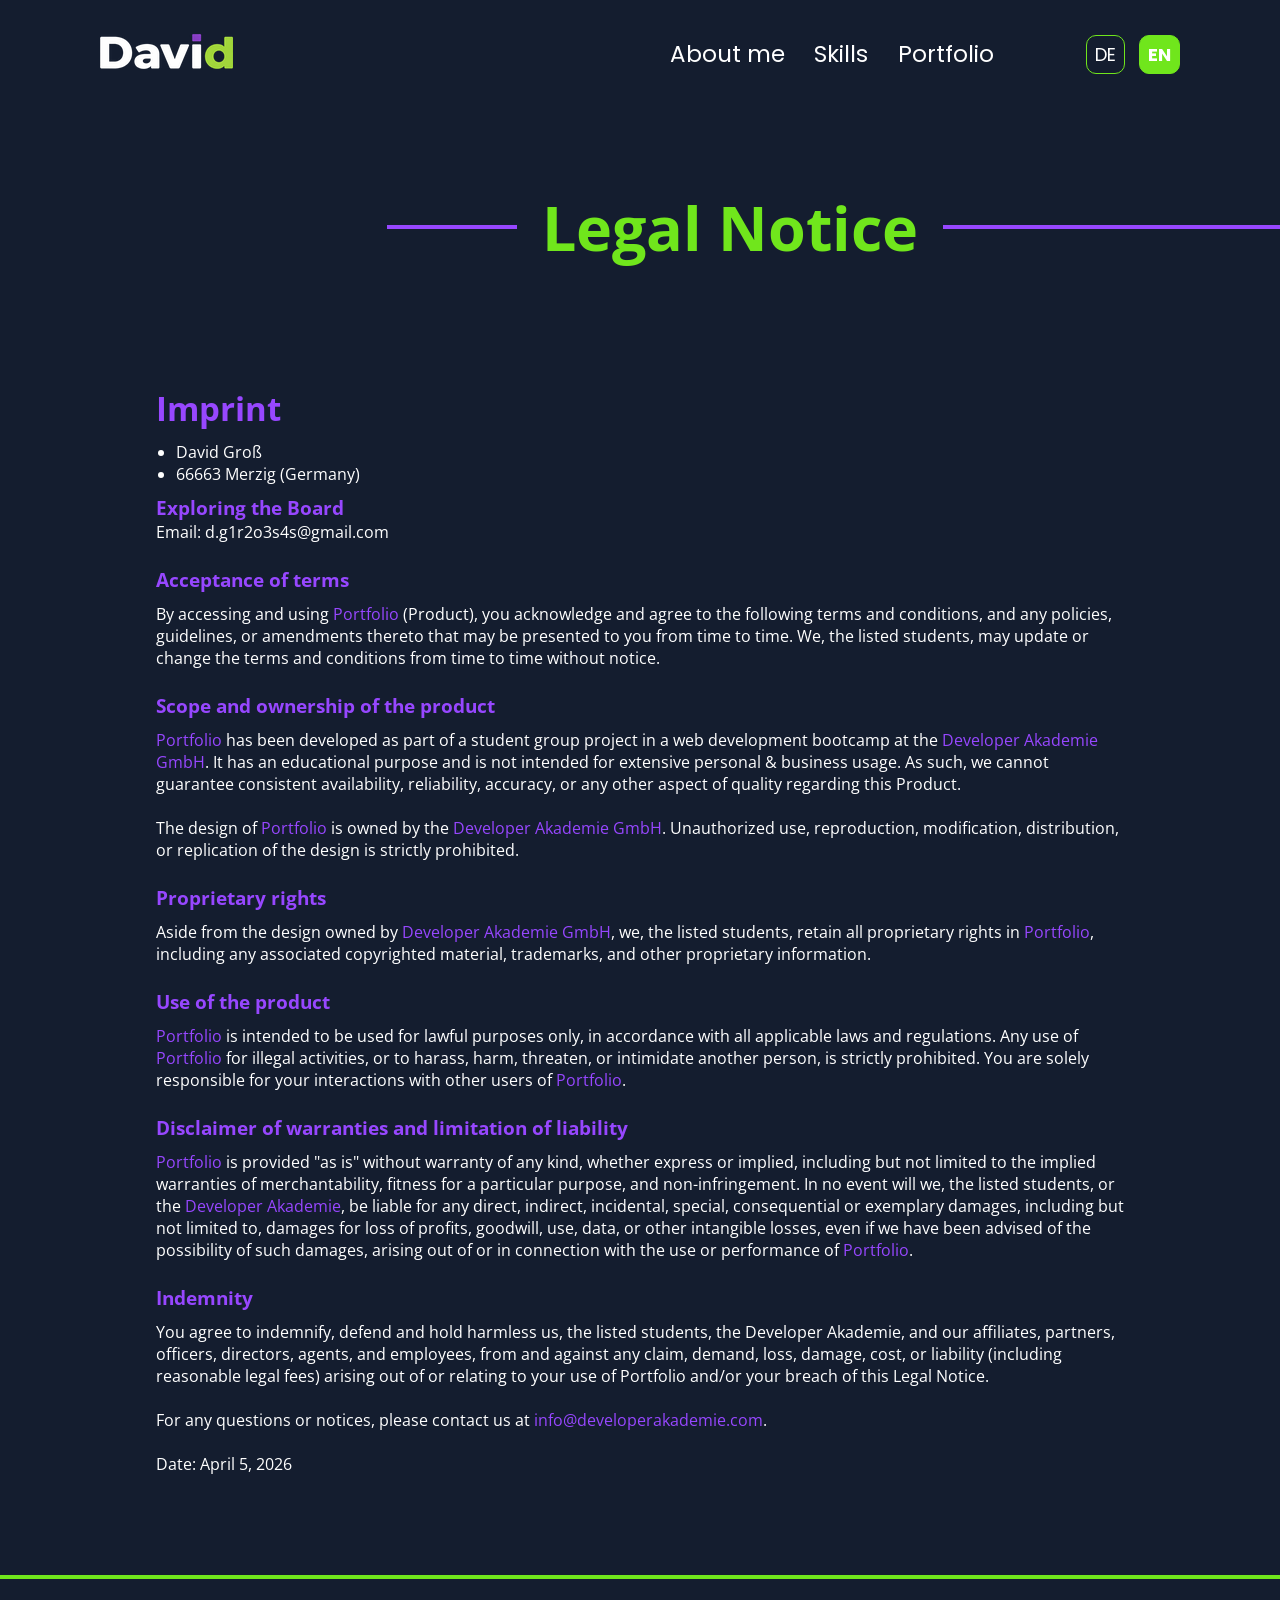
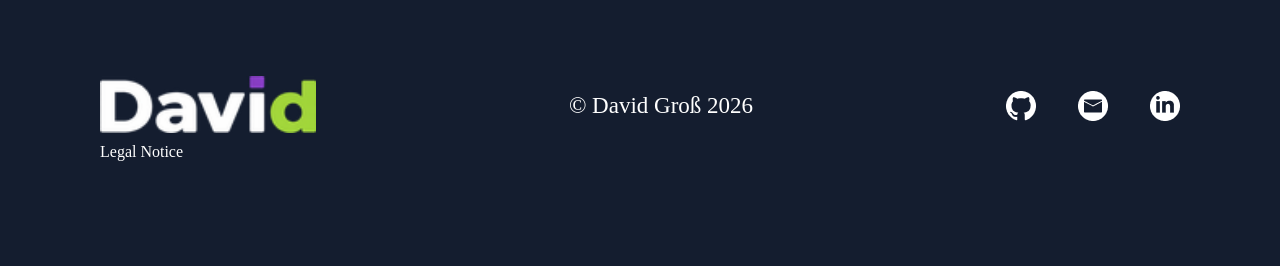
<file: legal_notice.html>
<!DOCTYPE html>
<html lang="en">

<head>
    <meta charset="UTF-8">
    <meta name="viewport" content="width=device-width, initial-scale=1.0">

    <title>Legal Notice</title>
    <link rel="stylesheet" href="./styles/legal_notice.css">
    <link rel="icon" type="image/x-icon" href="./assets/img/david-hero.png">
</head>

<body onload="legalNoticeInit()">
    <section id="overlay" class="overlay d_none">
        <div class="overlay-card">
            <header class="overlay-header">
                <a href="./index.html#landing_section" title="back to main page landing section"><img src="./assets/img/david.png" alt="my Name"></a>
                <button id="close_overlay" class="main-nav-burger-menu-btn" aria-label="switch to close overlay">
                    <svg width="35" height="32" viewBox="0 0 35 32" fill="none">
                        <path d="M7 5.00024L27.6506 26.7615" stroke="white" stroke-width="2" stroke-linecap="round" />
                        <path d="M7 27L27.46 5.05939" stroke="white" stroke-width="2" stroke-linecap="round" />
                    </svg>
                </button>
            </header>
            <div class="overlay-turn-device-card">
                <p data-i18n="overlay.turnMsg"></p>
            </div>
            <section class="overlay-menu-body">
                <nav class="overlay-nav">
                    <div class="overlay-nav-menu-links">
                        <div class="overlay-nav-menu-links-highlight-div">
                            <a data-i18n="nav.about_me" href="./index.html#about_me" title="back to main page about-me section"></a>
                            <div class="overlay-nav-menu-links-highlight"></div>
                        </div>
                        <div class="overlay-nav-menu-links-highlight-div">
                            <a data-i18n="nav.skills" href="./index.html#skills" title="back to main page skills section"></a>
                            <div class="overlay-nav-menu-links-highlight"></div>
                        </div>
                        <div class="overlay-nav-menu-links-highlight-div">
                            <a href="./index.html#portfolio" title="back to main page portfolio section">Portfolio</a>
                            <div class="overlay-nav-menu-links-highlight"></div>
                        </div>
                        <div class="overlay-nav-menu-links-highlight-div">
                            <a data-i18n="nav.contact" href="./index.html#contact_section" title="back to main page contact section"></a>
                            <div class="overlay-nav-menu-links-highlight"></div>
                        </div>
                    </div>
                    <div class="overlay-nav-btns">
                        <button id="language_ln_de_mobile" aria-label="Sprache auf Deutsch wechseln">DE</button>
                        <p>/</p>
                        <button id="language_ln_en_mobile" aria-label="Switch language to English">EN</button>
                    </div>
                </nav>
            </section>
        </div>
    </section>
    <main class="document-main">
        <nav class="main-nav">
            <div class="main-nav-content-limit">
                <a id="nav_to_Landing_section" href="./index.html#landing_section" title="back to main page landing section"><img src="./assets/img/david.png"
                        alt="my Name"></a>
                <section class="main-nav-menu">
                    <div class="main-nav-menu-links">
                        <div class="main-nav-menu-links-highlight-div">
                            <a data-i18n="nav.about_me" href="./index.html#about_me" title="back to main page about-me section"></a>
                            <div class="main-nav-menu-links-highlight"></div>
                        </div>
                        <div class="main-nav-menu-links-highlight-div">
                            <a data-i18n="nav.skills" href="./index.html#skills" title="back to main page skills section"></a>
                            <div class="main-nav-menu-links-highlight"></div>
                        </div>
                        <div class="main-nav-menu-links-highlight-div">
                            <a href="./index.html#portfolio" title="back to main page portfolio section">Portfolio</a>
                            <div class="main-nav-menu-links-highlight"></div>
                        </div>
                    </div>
                    <div class="main-nav-btns">
                        <button id="language_ln_de" aria-label="Sprache auf Deutsch wechseln">DE</button>
                        <button id="language_ln_en" aria-label="Switch language to English">EN</button>
                    </div>
                </section>
                <button id="open_overlay" class="main-nav-burger-menu-btn" aria-label="open overlay">
                    <svg width="32" height="30" viewBox="0 0 32 30" fill="none">
                        <path d="M1 1H31" stroke="white" stroke-width="2" stroke-linecap="round" />
                        <path d="M1 15H31" stroke="white" stroke-width="2" stroke-linecap="round" />
                        <path d="M1 29H31" stroke="white" stroke-width="2" stroke-linecap="round" />
                    </svg>
                </button>
            </div>
        </nav>
        <section class="legal-notice-headline">
            <div class="legal-notice-headline-container">
                <div class="legal-notice-headline-highlight-left"></div>
                <h1 data-i18n="legNot.headline" class="legal-notice-headline-h1"></h1>
                <div class="legal-notice-headline-highlight-right"></div>
            </div>
        </section>
        <main class="legal-notice-main-content">
            <section class="legal-notice-imprint">
                <h2 class="imprint-h2" data-i18n="legNot.imprint.headline"></h2>
                <ul>
                    <li>David Groß</li>
                    <li data-i18n="legNot.imprint.location"></li>
                </ul>
                <div>
                    <h3 class="legal-notice-h3" data-i18n="legNot.explore"></h3>
                    <p>Email: d.g1r2o3s4s@gmail.com</p>
                </div>
            </section>
            <section>
                <h3 class="legal-notice-h3" data-i18n="legNot.acceptance"></h3>
                <p id="legal_notice_acceptance">

                </p>
            </section>
            <section>
                <h3 class="legal-notice-h3" data-i18n="legNot.scope"></h3>
                <p id="legal_notice_scope"></p>
            </section>
            <section>
                <h3 class="legal-notice-h3" data-i18n="legNot.proprietary"></h3>
                <p id="legal_notice_proprietary"></p>
            </section>
            <section>
                <h3 class="legal-notice-h3" data-i18n="legNot.use"></h3>
                <p id="legal_notice_use"></p>
            </section>
            <section>
                <h3 class="legal-notice-h3" data-i18n="legNot.disclaimer"></h3>
                <p id="legal_notice_disclaimer"></p>
            </section>
            <section>
                <h3 class="legal-notice-h3" data-i18n="legNot.indemnity"></h3>
                <p id="legal_notice_indemnity">

                </p>
            </section>
        </main>
        <footer class="main-footer">
            <div class="main-footer-content-limit">
                <section class="footer-section">
                    <a href="./index.html#landing_section"><img class="footer-name-img" src="./assets/img/david.png"
                            alt=""></a>
                    <p>© David Groß 2026</p>
                    <div>
                        <section class="landing-section-footer-links">
                            <a href="https://github.com/DavidGrossDev" target="_blank" title="to my Github-account"><img src="./assets/img/github-icon.png"
                                    alt="GitHub-Icon"></a>
                            <a href="mailto:d.g1r2o3s4s@gmail.com" target="_blank" title="mailto me"><img src="./assets/img/email-icon.png"
                                    alt="Email-Icon"></a>
                            <a href="https://www.linkedin.com/in/david-gro%C3%9F-b38459408/" target="_blank"><img
                                    src="./assets/img/linkedin-icon.png" alt="Linkedin-Icon" title="to my linked in"></a>
                        </section>
                    </div>
                </section>
                <div class="legal-notice-link-container">
                    <a class="legal-notice-link" href="./legal_notice.html" data-i18n="footer.legNot"></a>
                    <svg class="legal-notice-link-highlight" width="58" height="2" viewBox="0 0 58 2" fill="none">
                        <path
                            d="M1 0H0V2H1V0ZM56.5 2C57.0523 2 57.5 1.55228 57.5 1C57.5 0.447715 57.0523 0 56.5 0V2ZM1 2H56.5V0H1V2Z"
                            fill="#70E61C" />
                    </svg>
                </div>
            </div>
        </footer>
    </main>

    <script src="./scripts/templates.js"></script>
    <script src="./scripts/translations.js"></script>
    <script src="./scripts/translation_func.js"></script>
    <script src="./scripts/legal_notice.js"></script>
    <script src="./script.js"></script>
</body>

</html>
</file>
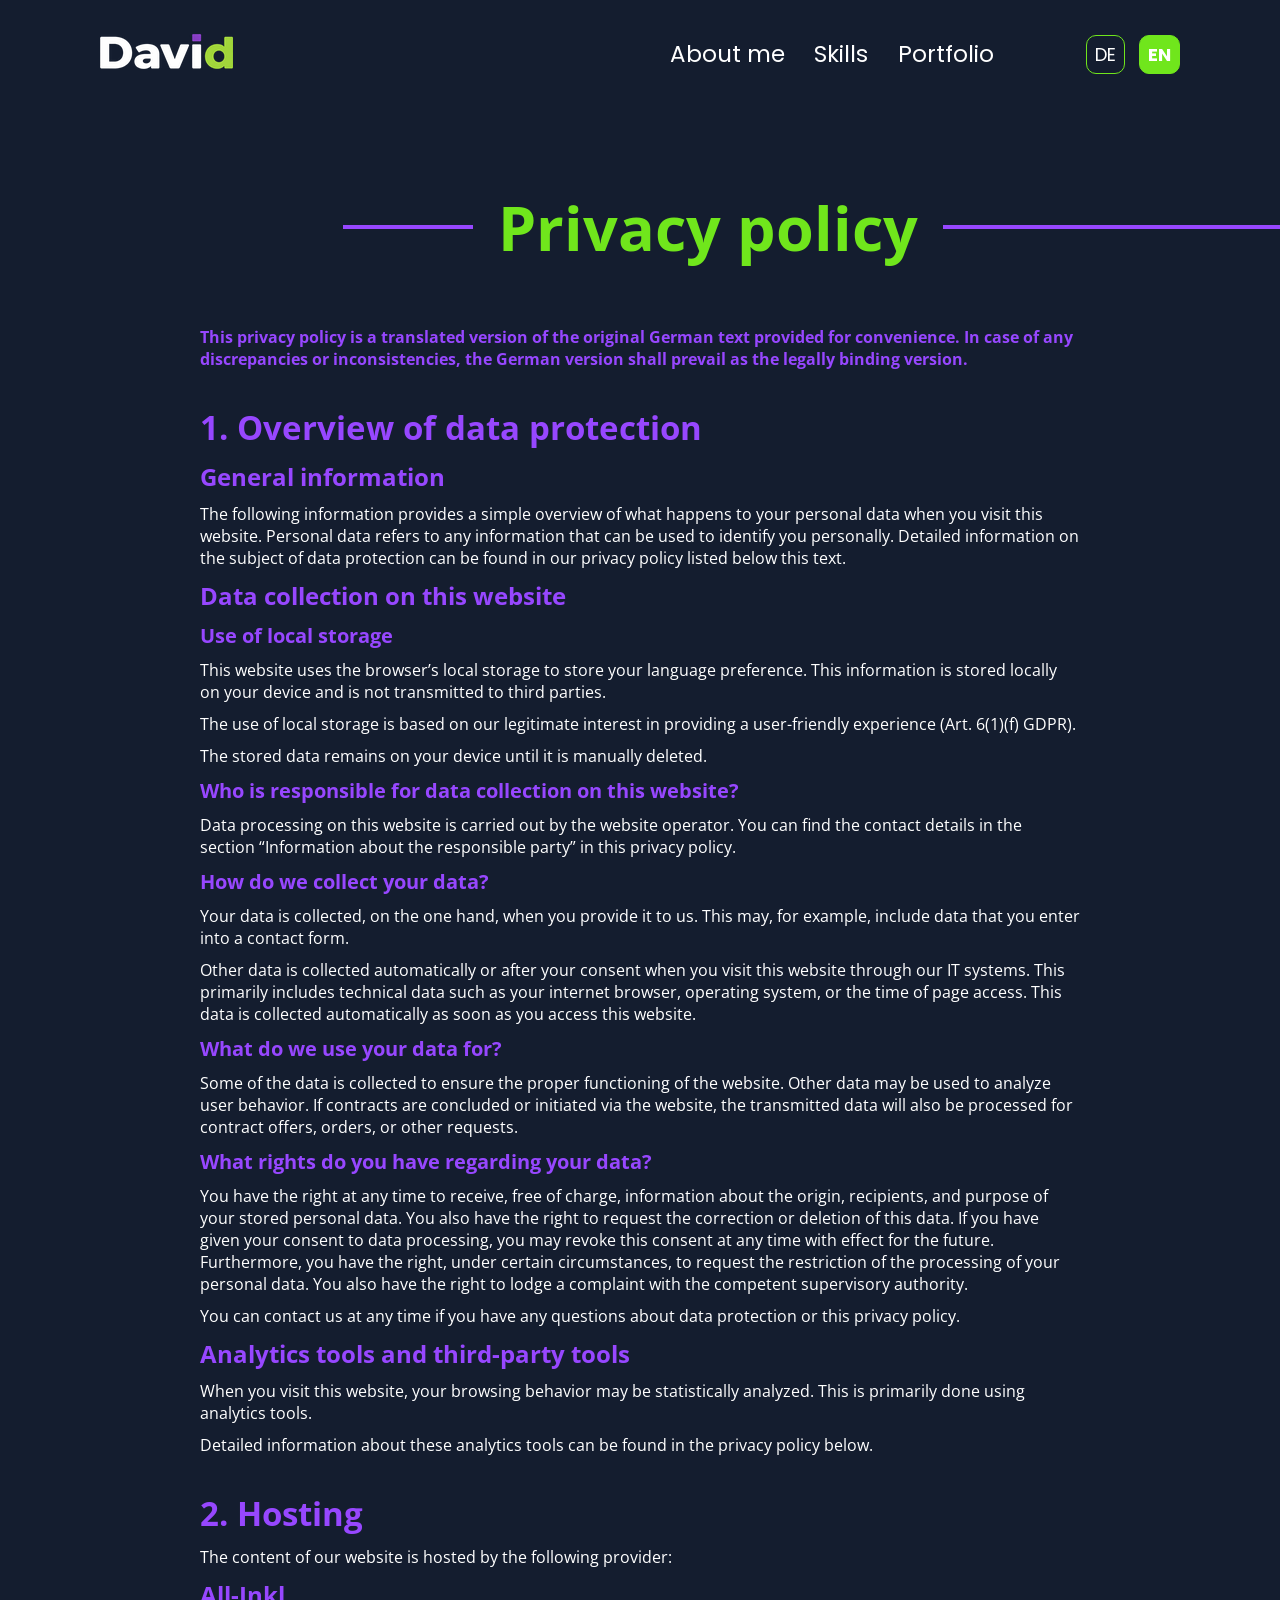
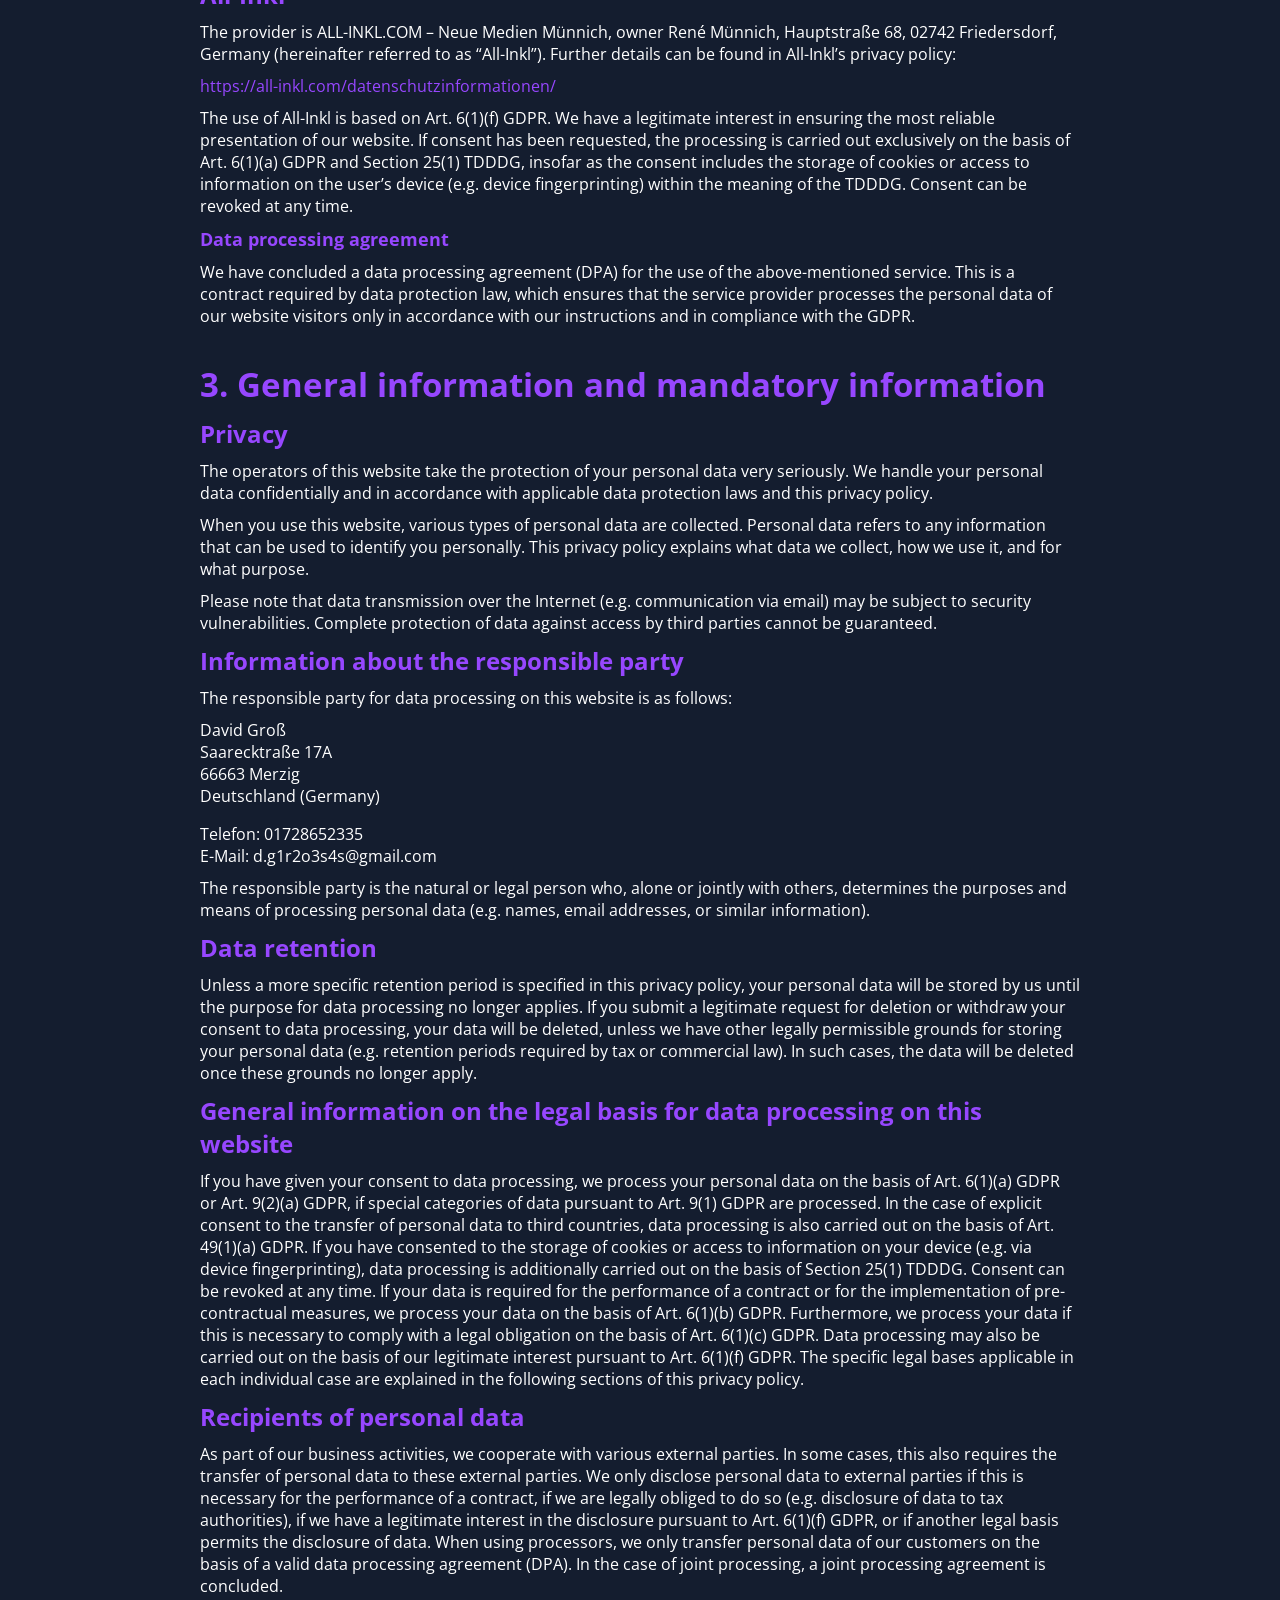
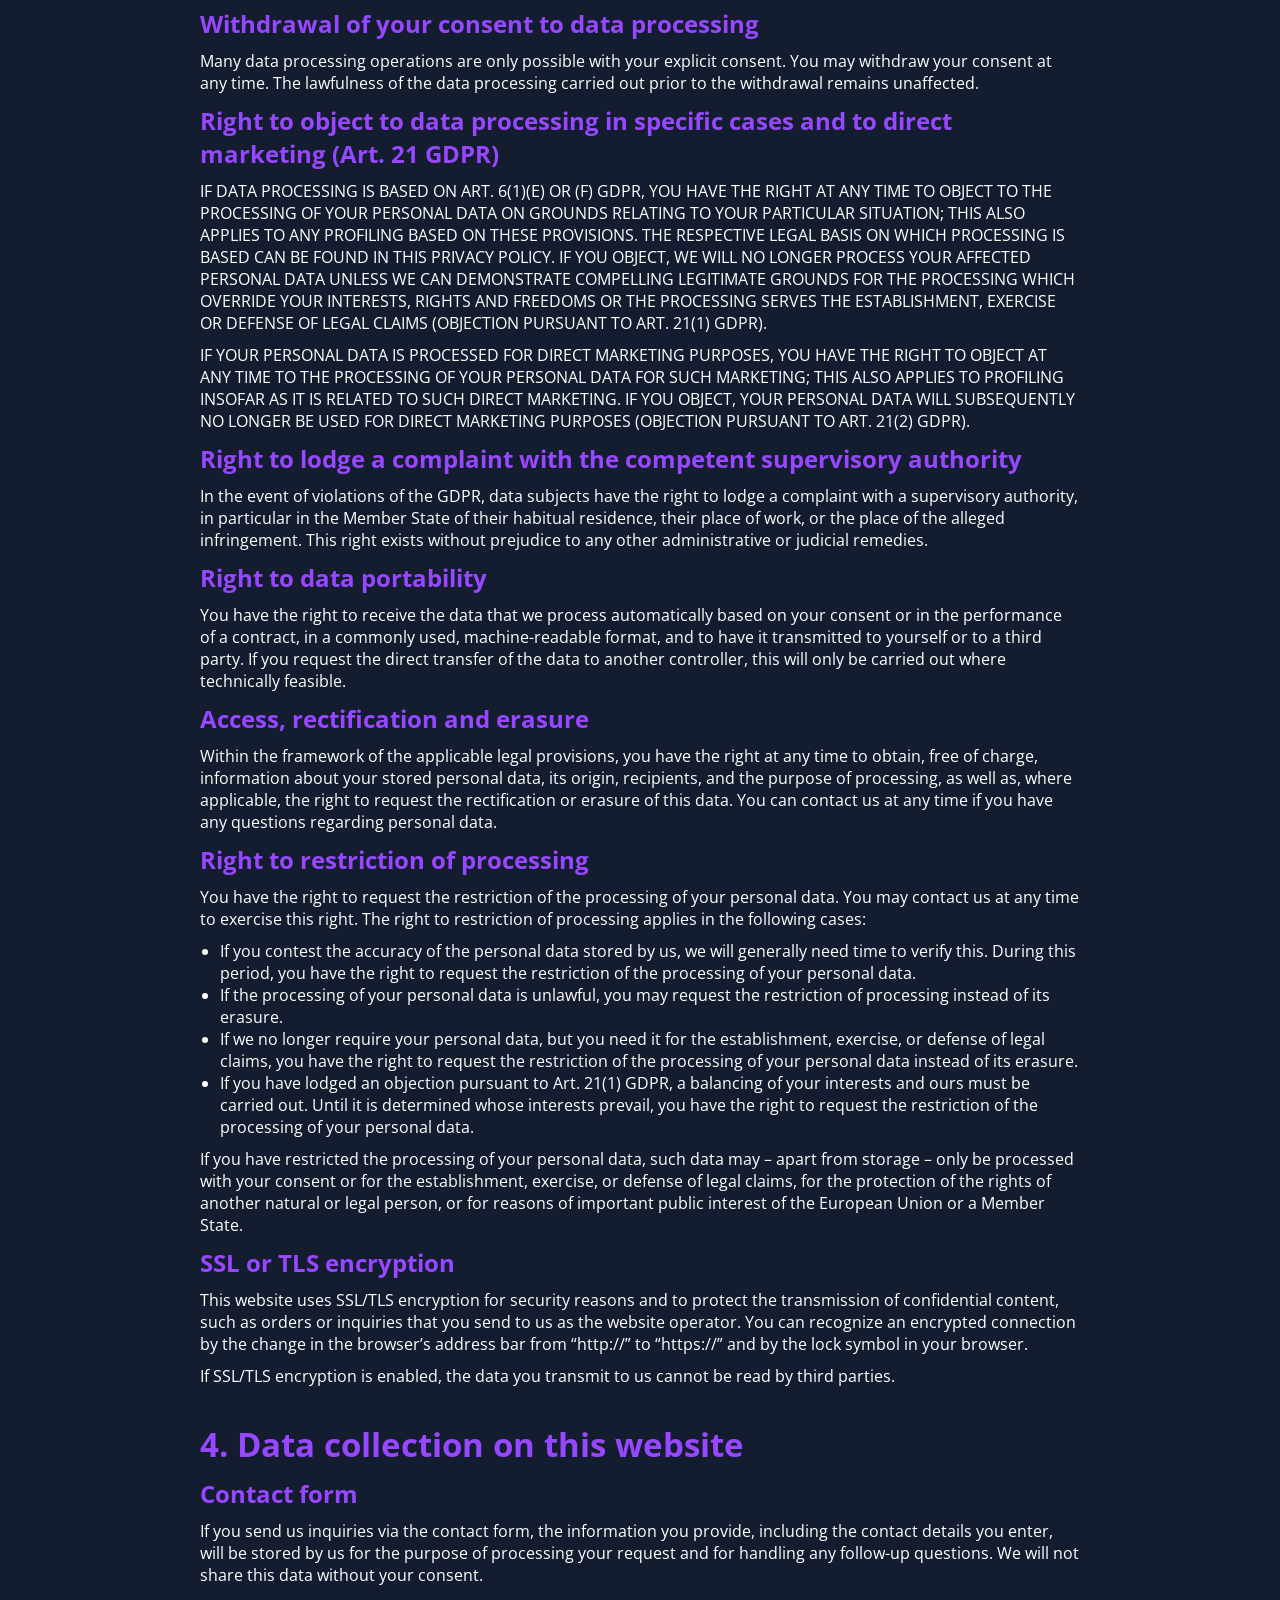
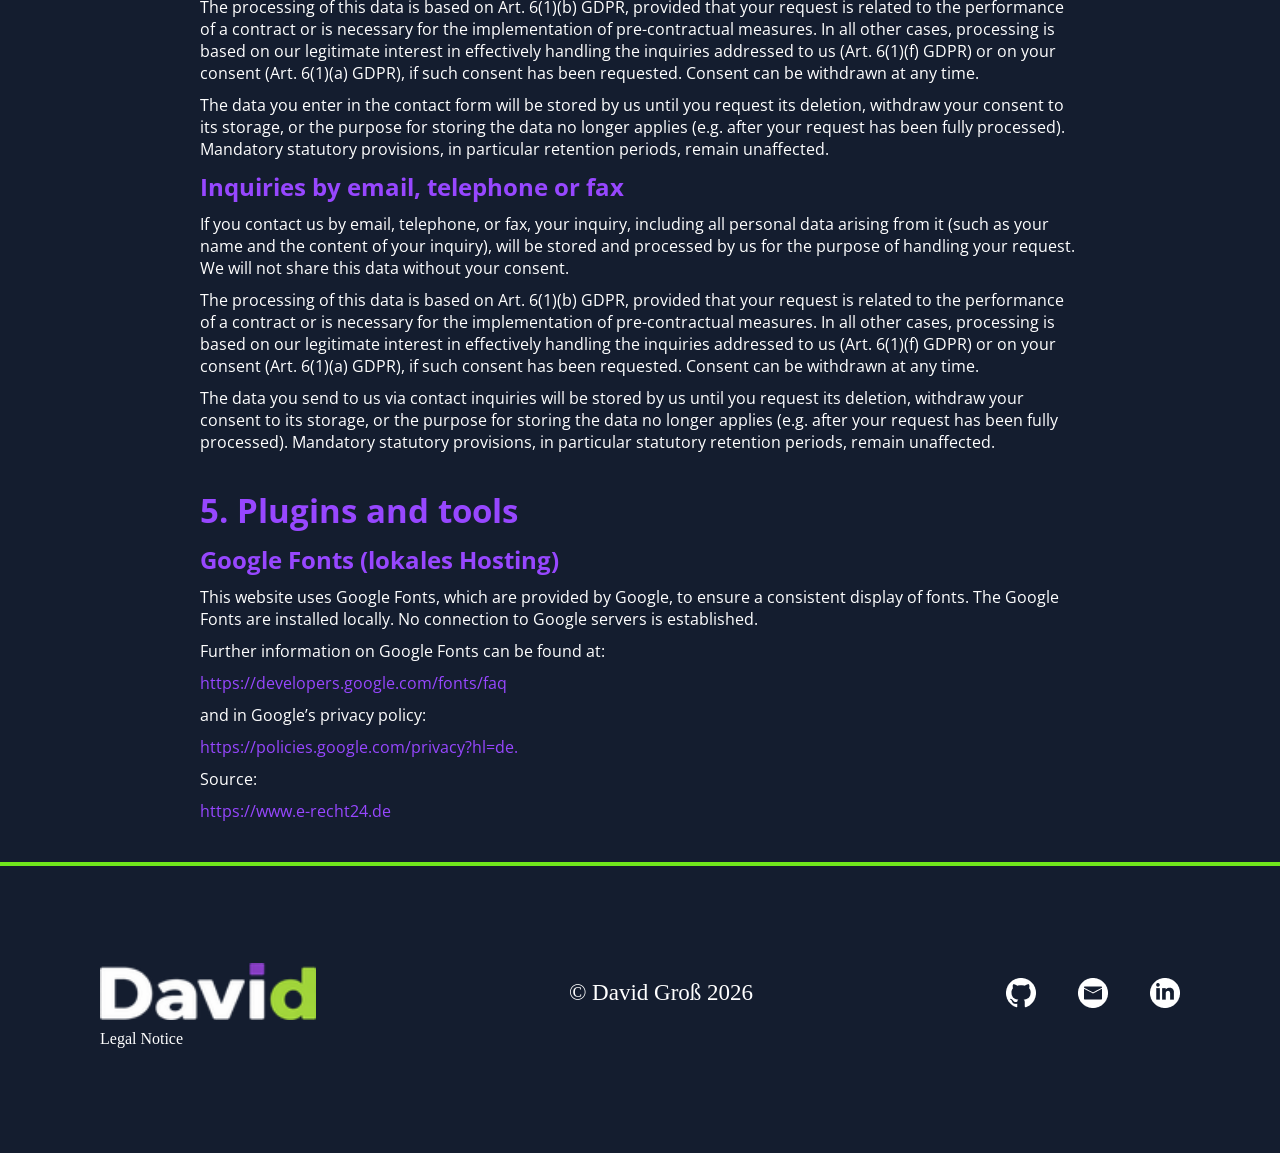
<file: privacy_policy.html>
<!DOCTYPE html>
<html lang="en">

<head>
    <meta charset="UTF-8">
    <meta name="viewport" content="width=device-width, initial-scale=1.0">
    <link rel="stylesheet" href="./styles/privacy_policy.css">
    <title>Privacy Policy</title>
    <link rel="icon" type="image/x-icon" href="./assets/img/david-hero.png">
</head>

<body onload="privacyPolicyInit()">
    <section id="overlay" class="overlay d_none">
        <div class="overlay-card">
            <header class="overlay-header">
                <a href="./index.html#landing_section" title="back to main page landing section"><img src="./assets/img/david.png" alt="my Name"></a>
                <button id="close_overlay" class="main-nav-burger-menu-btn" aria-label="close overlay">
                    <svg width="35" height="32" viewBox="0 0 35 32" fill="none">
                        <path d="M7 5.00024L27.6506 26.7615" stroke="white" stroke-width="2" stroke-linecap="round" />
                        <path d="M7 27L27.46 5.05939" stroke="white" stroke-width="2" stroke-linecap="round" />
                    </svg>
                </button>
            </header>
            <div class="overlay-turn-device-card">
                <p data-i18n="overlay.turnMsg"></p>
            </div>
            <section class="overlay-menu-body">
                <nav class="overlay-nav">
                    <div class="overlay-nav-menu-links">
                        <div class="overlay-nav-menu-links-highlight-div">
                            <a data-i18n="nav.about_me" href="./index.html#about_me" title="back to main page about-me section"></a>
                            <div class="overlay-nav-menu-links-highlight"></div>
                        </div>
                        <div class="overlay-nav-menu-links-highlight-div">
                            <a data-i18n="nav.skills" href="./index.html#skills" title="back to main page skills section"></a>
                            <div class="overlay-nav-menu-links-highlight"></div>
                        </div>
                        <div class="overlay-nav-menu-links-highlight-div">
                            <a href="./index.html#portfolio" title="back to main page portfolio section">Portfolio</a>
                            <div class="overlay-nav-menu-links-highlight"></div>
                        </div>
                        <div class="overlay-nav-menu-links-highlight-div">
                            <a data-i18n="nav.contact" href="./index.html#contact_section" title="back to main page contact section"></a>
                            <div class="overlay-nav-menu-links-highlight"></div>
                        </div>
                    </div>
                    <div class="overlay-nav-btns">
                        <button id="language_pp_de_mobile" aria-label="Sprache auf Deutsch wechseln">DE</button>
                        <p>/</p>
                        <button id="language_pp_en_mobile" aria-label="Switch language to English">EN</button>
                    </div>
                </nav>
            </section>
        </div>
    </section>
    <main class="document-main">
        <nav class="main-nav">
            <div class="main-nav-content-limit">
                <a id="nav_to_Landing_section" href="./index.html#landing_section"><img src="./assets/img/david.png"
                        alt="my Name"></a>
                <section class="main-nav-menu">
                    <div class="main-nav-menu-links">
                        <div class="main-nav-menu-links-highlight-div">
                            <a data-i18n="nav.about_me" href="./index.html#about_me" title="back to main page about-me section"></a>
                            <div class="main-nav-menu-links-highlight"></div>
                        </div>
                        <div class="main-nav-menu-links-highlight-div">
                            <a data-i18n="nav.skills" href="./index.html#skills" title="back to main page skills section"></a>
                            <div class="main-nav-menu-links-highlight"></div>
                        </div>
                        <div class="main-nav-menu-links-highlight-div">
                            <a href="./index.html#portfolio" title="back to main page portfolio section">Portfolio</a>
                            <div class="main-nav-menu-links-highlight"></div>
                        </div>
                    </div>
                    <div class="main-nav-btns">
                        <button id="language_pp_de" aria-label="Sprache auf Deutsch wechseln">DE</button>
                        <button id="language_pp_en" aria-label="Switch language to English">EN</button>
                    </div>
                </section>
                <button id="open_overlay" class="main-nav-burger-menu-btn" aria-label="open overlay">
                    <svg width="32" height="30" viewBox="0 0 32 30" fill="none">
                        <path d="M1 1H31" stroke="white" stroke-width="2" stroke-linecap="round" />
                        <path d="M1 15H31" stroke="white" stroke-width="2" stroke-linecap="round" />
                        <path d="M1 29H31" stroke="white" stroke-width="2" stroke-linecap="round" />
                    </svg>
                </button>
            </div>
        </nav>
        <section class="privacy-policy-headline">
            <div class="privacy-policy-headline-container">
                <div class="privacy-policy-headline-highlight-left"></div>
                <h1 data-i18n="priPol.headline" class="privacy-policy-headline-h1"></h1>
                <div class="privacy-policy-headline-highlight-right"></div>
            </div>
        </section>

        <main class="privacy-policy-main-content">
            <section>
                <p data-i18n="priPol.disclaimer" class="privacy-policy-disclaimer"></p>
            </section>
            <section>
                <h2 data-i18n="priPol.overview.headline" class="privacy-policy-h2"></h2>
                <h3 data-i18n="priPol.overview.general.headline" class="privacy-policy-h3"></h3>
                <p data-i18n="priPol.overview.general.content"></p>
                <h3 data-i18n="priPol.overview.collection.headline" class="privacy-policy-h3"></h3>
                <h4 data-i18n="priPol.overview.collection.local.headline" class="privacy-policy-h4"></h4>
                <p data-i18n="priPol.overview.collection.local.content.first"></p>
                <p data-i18n="priPol.overview.collection.local.content.second"></p>
                <p data-i18n="priPol.overview.collection.local.content.third"></p>
                <h4 data-i18n="priPol.overview.collection.responsible.headline" class="privacy-policy-h4"></h4>
                <p data-i18n="priPol.overview.collection.responsible.content"></p>
                <h4 data-i18n="priPol.overview.collection.collect.headline" class="privacy-policy-h4"></h4>
                <p data-i18n="priPol.overview.collection.collect.content.first"></p>
                <p data-i18n="priPol.overview.collection.collect.content.second"></p>
                <h4 data-i18n="priPol.overview.collection.use.headline" class="privacy-policy-h4"></h4>
                <p data-i18n="priPol.overview.collection.use.content"></p>
                <h4 data-i18n="priPol.overview.collection.rights.headline" class="privacy-policy-h4"></h4>
                <p data-i18n="priPol.overview.collection.rights.content.first"></p>
                <p data-i18n="priPol.overview.collection.rights.content.second"></p>
                <h3 data-i18n="priPol.overview.collection.tools.headline" class="privacy-policy-h3"></h3>
                <p data-i18n="priPol.overview.collection.tools.content.first"></p>
                <p data-i18n="priPol.overview.collection.tools.content.second"></p>
            </section>
            <section>
                <h2 data-i18n="priPol.hosting.headline" class="privacy-policy-h2"></h2>
                <p data-i18n="priPol.hosting.infoCall"></p>
                <h3 data-i18n="priPol.hosting.allInkl.headline" class="privacy-policy-h3"></h3>
                <p data-i18n="priPol.hosting.allInkl.content.first"></p>
                <a
                    href="https://all-inkl.com/datenschutzinformationen/" title="to all-inkl.com/privacy information">https://all-inkl.com/datenschutzinformationen/</a>
                <p data-i18n="priPol.hosting.allInkl.content.second"></p>
                <h3 data-i18n="priPol.hosting.allInkl.processing.headline" class="privacy-policy-h5"></h3>
                <p data-i18n="priPol.hosting.allInkl.processing.content"></p>
            </section>
            <section>
                <h2 data-i18n="priPol.general.headline" class="privacy-policy-h2"></h2>
                <h3 data-i18n="priPol.general.protection.headline" class="privacy-policy-h3"></h3>
                <p data-i18n="priPol.general.protection.content.first"></p>
                <p data-i18n="priPol.general.protection.content.second"></p>
                <p data-i18n="priPol.general.protection.content.third"></p>
                <h3 data-i18n="priPol.general.regarding.headline" class="privacy-policy-h3"></h3>
                <p data-i18n="priPol.general.regarding.infoCall"></p>
                <div class="privacy-policy-contact-dates">
                    <ul>
                        <li>David Groß</li>
                        <li>Saarecktraße 17A</li>
                        <li>66663 Merzig</li>
                        <li>Deutschland (Germany)</li>
                    </ul>
                    <ul>
                        <li>Telefon: 01728652335</li>
                        <li>E-Mail: d.g1r2o3s4s@gmail.com</li>
                    </ul>
                </div>
                <p data-i18n="priPol.general.regarding.content"></p>
                <h3 data-i18n="priPol.general.storage.headline" class="privacy-policy-h3"></h3>
                <p data-i18n="priPol.general.storage.content"></p>
                <h3 data-i18n="priPol.general.information.headline" class="privacy-policy-h3"></h3>
                <p data-i18n="priPol.general.information.content"></p>
                <h3 data-i18n="priPol.general.recipients.headline" class="privacy-policy-h3"></h3>
                <p data-i18n="priPol.general.recipients.content"></p>
                <h3 data-i18n="priPol.general.revocation.headline" class="privacy-policy-h3"></h3>
                <p data-i18n="priPol.general.revocation.content"></p>
                <h3 data-i18n="priPol.general.right.headline" class="privacy-policy-h3"></h3>
                <p data-i18n="priPol.general.right.content.first"></p>
                <p data-i18n="priPol.general.right.content.second"></p>
                <h3 data-i18n="priPol.general.lodge.headline" class="privacy-policy-h3"></h3>
                <p data-i18n="priPol.general.lodge.content"></p>
                <h3 data-i18n="priPol.general.portability.headline" class="privacy-policy-h3"></h3>
                <p data-i18n="priPol.general.portability.content"></p>
                <h3 data-i18n="priPol.general.deletion.headline" class="privacy-policy-h3"></h3>
                <p data-i18n="priPol.general.deletion.content"></p>
                <h3 data-i18n="priPol.general.restriction.headline" class="privacy-policy-h3"></h3>
                <p data-i18n="priPol.general.restriction.infoCall"></p>
                <ul class="restriction-list">
                    <li data-i18n="priPol.general.restriction.listItems.first"></li>
                    <li data-i18n="priPol.general.restriction.listItems.second"></li>
                    <li data-i18n="priPol.general.restriction.listItems.third"></li>
                    <li data-i18n="priPol.general.restriction.listItems.fourth"></li>
                </ul>
                <p data-i18n="priPol.general.restriction.content"></p>
                <h3 data-i18n="priPol.general.ssl.headline" class="privacy-policy-h3"></h3>
                <p data-i18n="priPol.general.ssl.content.first"></p>
                <p data-i18n="priPol.general.ssl.content.second"></p>
            </section>
            <section>
                <h2 data-i18n="priPol.collection.headline" class="privacy-policy-h2"></h2>
                <h3 data-i18n="priPol.collection.contactForm.headline" class="privacy-policy-h3"></h3>
                <p data-i18n="priPol.collection.contactForm.content.first"></p>
                <p data-i18n="priPol.collection.contactForm.content.second"></p>
                <p data-i18n="priPol.collection.contactForm.content.third"></p>
                <h3 data-i18n="priPol.collection.inquiries.headline" class="privacy-policy-h3"></h3>
                <p data-i18n="priPol.collection.inquiries.content.first"></p>
                <p data-i18n="priPol.collection.inquiries.content.second"></p>
                <p data-i18n="priPol.collection.inquiries.content.third"></p>
            </section>
            <section>
                <h2 data-i18n="priPol.tools.headline" class="privacy-policy-h2"></h2>
                <h3 data-i18n="priPol.tools.fonts.headline" class="privacy-policy-h3"></h3>
                <p data-i18n="priPol.tools.fonts.content.first"></p>
                <p data-i18n="priPol.tools.fonts.content.second"></p>
                <a href="https://developers.google.com/fonts/faq" title="to google fonts faq">https://developers.google.com/fonts/faq</a>
                <p data-i18n="priPol.tools.fonts.content.third"></p>
                <a href="https://policies.google.com/privacy?hl=de." title="to google policies">https://policies.google.com/privacy?hl=de.</a>
                <p data-i18n="priPol.source">
                    Quelle:
                </p>
                <a href="https://www.e-recht24.de" title="to e-recht24.de">https://www.e-recht24.de</a>
            </section>
        </main>
        <footer class="main-footer">
            <div class="main-footer-content-limit">
                <section class="footer-section">
                    <a href="./index.html#landing_section" title="back to main page landing-section"><img class="footer-name-img" src="./assets/img/david.png"
                            alt=""></a>
                    <p>© David Groß 2026</p>
                    <div>
                        <section class="landing-section-footer-links">
                            <a href="https://github.com/DavidGrossDev" target="_blank" title="to my Github-account"><img src="./assets/img/github-icon.png"
                                    alt="GitHub-Icon"></a>
                            <a href="mailto:d.g1r2o3s4s@gmail.com" target="_blank" title="mailto me"><img src="./assets/img/email-icon.png"
                                    alt="Email-Icon"></a>
                            <a href="https://www.linkedin.com/in/david-gro%C3%9F-b38459408/" target="_blank"><img
                                    src="./assets/img/linkedin-icon.png" alt="Linkedin-Icon" title="to my linked in"></a>
                        </section>
                    </div>
                </section>
                <div class="legal-notice-link-container">
                    <a class="legal-notice-link" href="./legal_notice.html" data-i18n="footer.legNot" title="to legal notice"></a>
                    <svg class="legal-notice-link-highlight" width="58" height="2" viewBox="0 0 58 2" fill="none">
                        <path
                            d="M1 0H0V2H1V0ZM56.5 2C57.0523 2 57.5 1.55228 57.5 1C57.5 0.447715 57.0523 0 56.5 0V2ZM1 2H56.5V0H1V2Z"
                            fill="#70E61C" />
                    </svg>
                </div>
            </div>
        </footer>
    </main>

    <script src="./scripts/translations.js"></script>
    <script src="./scripts/translation_func.js"></script>
    <script src="./scripts/privacy_policy.js"></script>
    <script src="./script.js"></script>
</body>

</html>
</file>
<file: styles/legal_notice.css>
@import url('../style.css');

.legal-notice-headline-container {
    margin-top: 168px;
    display: flex;
    justify-content: flex-end;
    align-items: center;
    gap: 25px;
}

.legal-notice-headline {
    width: 100%;
}

.legal-notice-headline-highlight-left {
    border: 2px solid #9747FF;
    width: 130px;
}

.legal-notice-headline-h1 {
    font-family: 'Open Sans';
    font-weight: 700;
    font-size: 61px;
    color: #70E61C;
}

.legal-notice-headline-highlight-right {
    border: 2px solid #9747FF;
    width: calc(50% - 315px);
}

.legal-notice-main-content {
    font-family: 'Open Sans';
    color: #FFFFFF;
    display: flex;
    flex-direction: column;
    justify-content: space-between;
    align-items: center;
    gap: 24px;
    padding: 100px 20px;
}

.legal-notice-main-content ul {
    padding-inline-start: 20px;
}

.legal-notice-main-content ul,
.legal-notice-main-content p {
    font-weight: 400;
    font-size: 16px;
}

.legal-notice-main-content span {
    color: #9747FF;
}

.legal-notice-main-content>section {
    max-width: 968px;
    width: 100%;
    display: flex;
    flex-direction: column;
    justify-content: space-between;
    align-items: flex-start;
    gap: 10px;
}

.legal-notice-imprint {
    display: flex;
    flex-direction: column;
    justify-content: space-between;
    align-items: flex-start;
    gap: 16px;
}

.imprint-h2 {
    font-weight: 700;
    font-size: 33px;
    color: #9747FF;
}

.legal-notice-h3 {
    font-weight: 700;
    font-size: 19px;
    color: #9747FF;
}

@media(max-width:1920px) {
    .legal-notice-headline-highlight-right {
        width: 500px;
    }
}

@media(max-width: 1313px) {
    .legal-notice-headline-highlight-right {
        width: calc(50% - 303px);
    }
}

@media(max-width: 1000px) {
    .legal-notice-headline-highlight-left {
        display: none;
    }

    .legal-notice-headline-h1 {
        font-size: 42px;
    }

    .legal-notice-headline-highlight-right {
        width: calc(50% - 208px);
    }
}

@media(max-width: 550px) {
    .legal-notice-headline-h1 {
        max-width: 318px;
        height: auto;
        font-size: 32px;
    }

    .legal-notice-headline-highlight-right {
        width: calc(50% - 159px);
    }
}

@media(max-width: 420px) {
    .legal-notice-headline-h1 {
        max-width: 260px;
        height: auto;
        font-size: 26px;
    }

    .legal-notice-headline-highlight-right {
        width: calc(50% - 130px);
    }
}

@media(max-width: 380px) {
    .legal-notice-headline-h1 {
        max-width: 240px;
        font-size: 24px;
    }

    .legal-notice-headline-highlight-right {
        width: calc(50% - 120px);
    }
}
</file>
<file: styles/privacy_policy.css>
@import url('../style.css');


.privacy-policy-headline {
    width: 100%;
}

.privacy-policy-headline-container {
    margin-top: 168px;
    display: flex;
    justify-content: flex-end;
    align-items: center;
    gap: 25px;
}

.privacy-policy-headline-h1 {
    font-family: 'Open Sans';
    font-weight: 700;
    font-size: 61px;
    color: #70E61C;
}

.privacy-policy-headline-highlight-left {
    border: 2px solid #9747FF;
    width: 130px;
}

.privacy-policy-headline-highlight-right {
    border: 2px solid #9747FF;
    width: calc(50% - 341px);
}

.privacy-policy-main-content {
    font-family: 'Open Sans';
    font-weight: 400;
    font-size: 16px;
    color: #FFFFFF;
    display: flex;
    flex-direction: column;
    justify-content: space-between;
    align-items: center;
    gap: 35px;
    padding: 40px 200px;
}

.privacy-policy-main-content>section {
    width: 100%;
    max-width: 968px;
    display: flex;
    flex-direction: column;
    justify-content: space-between;
    align-items: flex-start;
    gap: 10px;
}

.privacy-policy-disclaimer {
    font-weight: 700;
    color: #9747FF;
}

.privacy-policy-main-content a {
    color: #9747FF;
}

.privacy-policy-main-content a:hover {
    text-decoration: underline;
}

.privacy-policy-h2,
.privacy-policy-h3,
.privacy-policy-h4,
.privacy-policy-h5 {
    font-weight: 700;
    color: #9747FF;
}

.privacy-policy-h2 {
    font-size: 33px;
}

.privacy-policy-h3 {
    font-size: 24px;
}

.privacy-policy-h4 {
    font-size: 20px;
}

.privacy-policy-h5 {
    font-size: 18px;
}

.privacy-policy-contact-dates {
    display: flex;
    flex-direction: column;
    justify-content: space-between;
    align-items: flex-start;
    gap: 16px;
}

.privacy-policy-contact-dates>ul {
    list-style: none;
    padding: 0;
}

.restriction-list {
    padding-inline-start: 20px;
}

@media(max-width: 1313px) {
    .privacy-policy-headline-highlight-right {
        width: calc(50% - 303px);
    }
}

@media(max-width: 1150px) {
    .privacy-policy-headline-highlight-left {
        display: none;
    }
}

@media(max-width: 1000px) {
    .privacy-policy-headline-h1 {
        font-size: 42px;
    }

    .privacy-policy-headline-highlight-right {
        width: calc(50% - 235px);
    }

    .privacy-policy-main-content {
        padding: 30px 25px;
    }
}

@media(max-width: 880px) {
    .privacy-policy-h2 {
        font-size: 23px;
    }

    .privacy-policy-h3,
    .privacy-policy-h4 {
        font-size: 18px;
    }
}

@media(max-width: 550px) {
    .privacy-policy-headline-h1 {
        font-size: 32px;
    }

    .privacy-policy-headline-highlight-right {
        width: calc(50% - 179px);
    }
}

@media(max-width: 440px) {
    .privacy-policy-headline-h1 {
        font-size: 26px;
    }

    .privacy-policy-headline-highlight-right {
        width: calc(50% - 145px);
    }

    .privacy-policy-main-content a {
        font-size: 14px;
    }
}

@media(max-width: 380px) {
    .privacy-policy-headline-h1 {
        font-size: 22px;
    }

    .privacy-policy-headline-highlight-right {
        width: calc(50% - 123px);
    }
}
</file>
